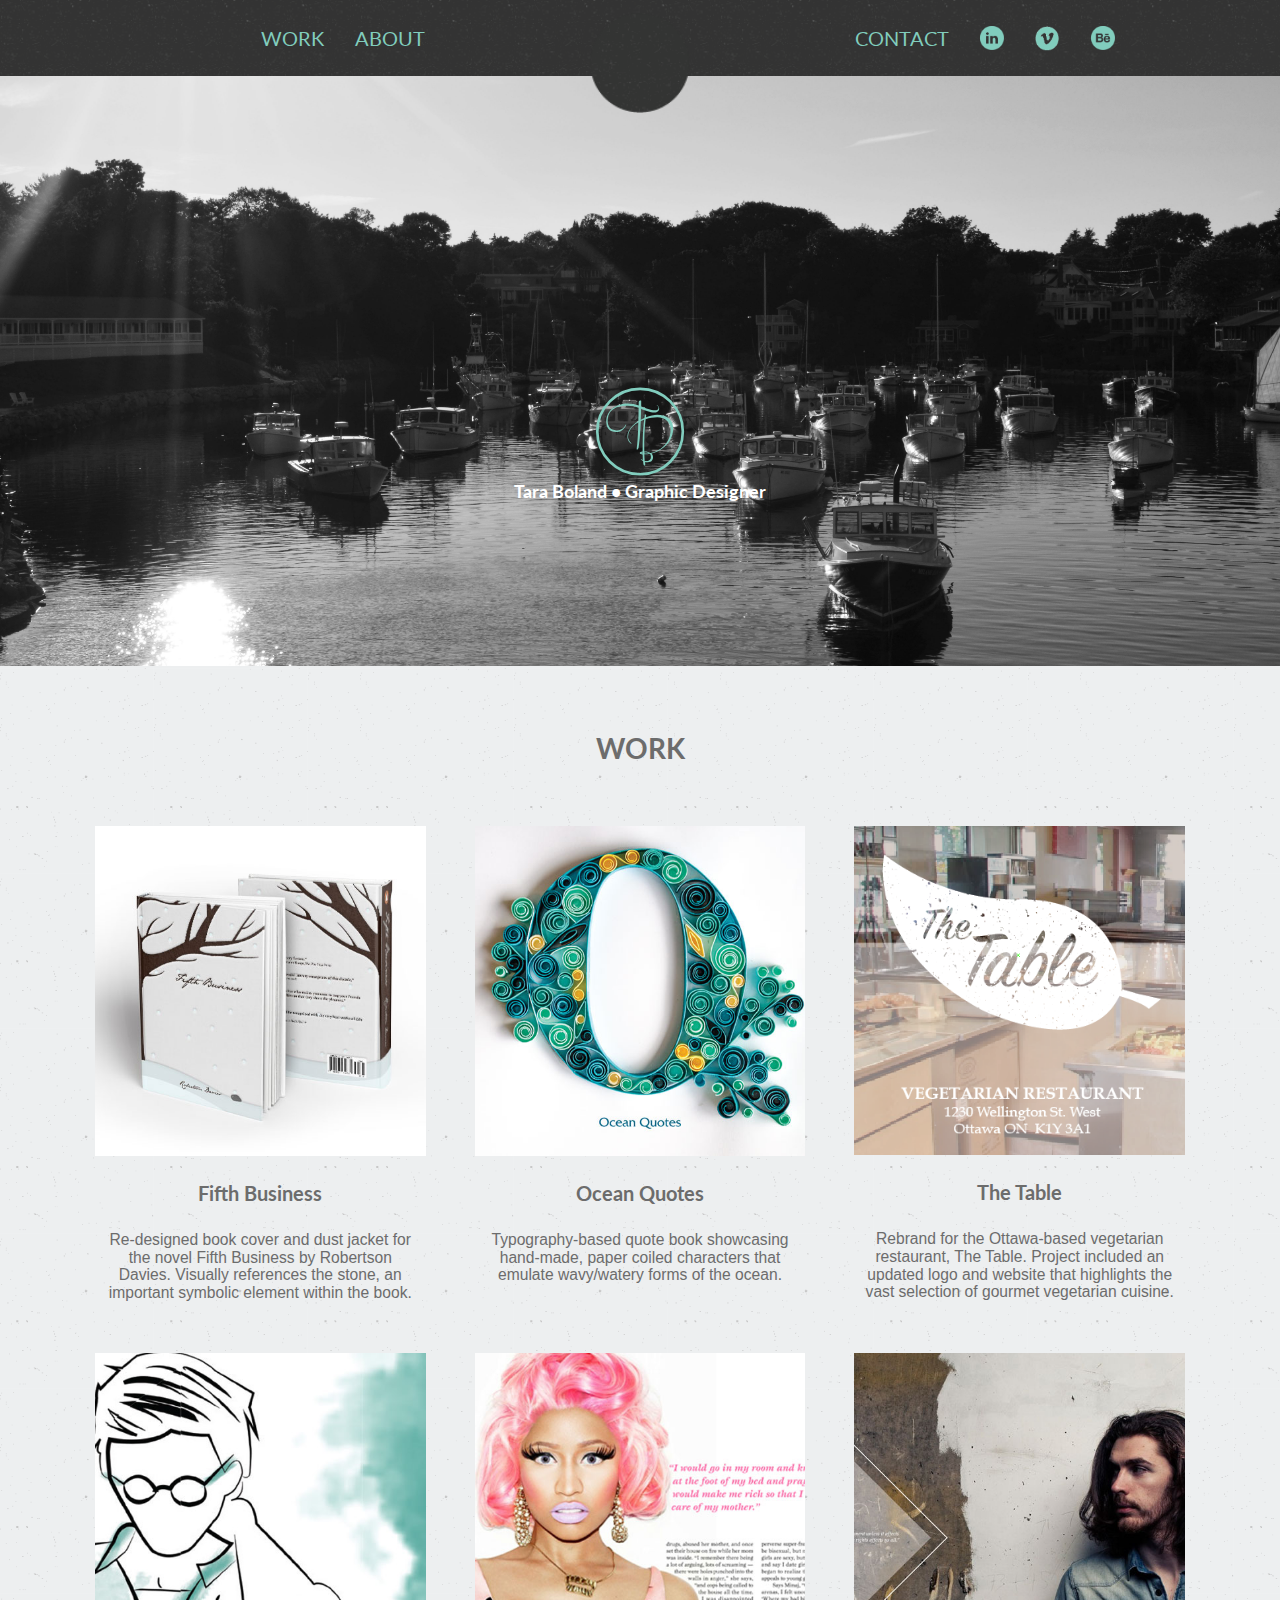
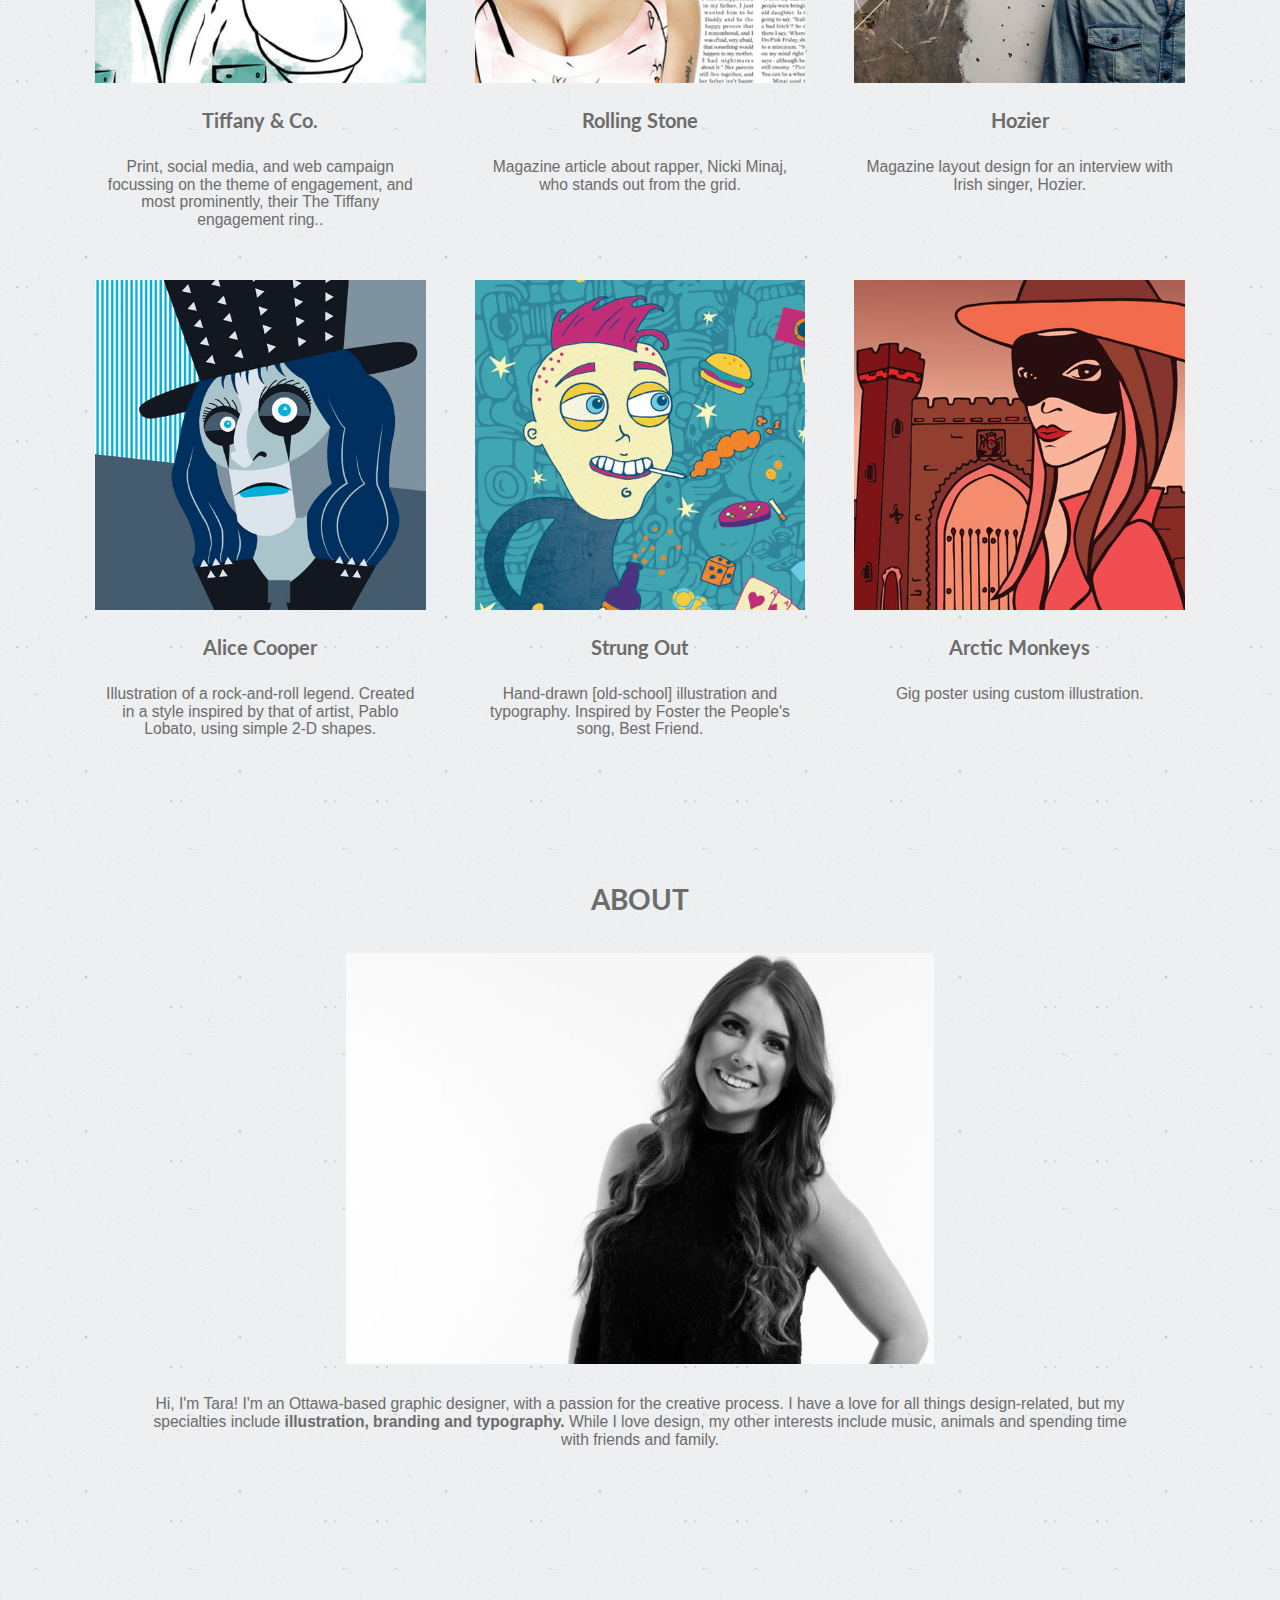
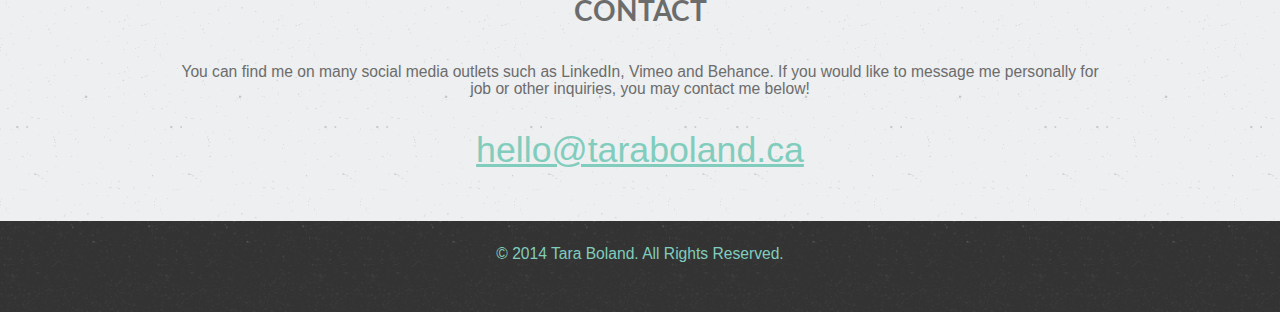
<file: index.html>
<!DOCTYPE html>
<html lang="en-ca">
<head>
	<meta charset="utf-8">
	<title>Tara Boland · Graphic Designer</title>
	<link href="css/grid.css" rel="stylesheet">
	<link href='http://fonts.googleapis.com/css?family=Lato:300' rel='stylesheet' type='text/css'>
	<link href="css/typography.css" rel="stylesheet">
	<link href="css/main.css" rel="stylesheet">
	<link href="css/component.css" rel="stylesheet">

	<meta name="description" content="Tara Boland, Ottawa based Graphic Designer">
		
	<meta property="og:type" content="article">
	<meta property="og:title" content="Tara Boland · Graphic Designer · Ottawa, Canada">
	<meta property="og:url" content="http://taraboland.ca">
	<meta property="og:site_name" content="Tara Boland's Portfolio">
	<meta property="og:description" content="Tara Boland, Ottawa based Graphic Designer">
		
	<meta property="og:image" content="http://taraboland.ca/images/piece-1.jpg">
	<meta property="og:image" content="path to an image">
	<meta property="og:image" content="path to an image">
	<meta property="og:image" content="path to an image">
	<meta property="og:image" content="path to an image">

	<meta name="twitter:card" content="gallery">
	<meta name="twitter:title" content="Tara Boland · Graphic Designer · Ottawa, Canada">
	<meta name="twitter:url" content="http://taraboland.ca">
	<meta name="twitter:description" content="Tara Boland, Ottawa based Graphic Designer">
	<meta name="twitter:image0" content="path to an image">
	<meta name="twitter:image1" content="path to an image">
	<meta name="twitter:image2" content="path to an image">
	<meta name="twitter:image3" content="path to an image">

	<meta name="handheldfriendly" content="true">
	<meta name="mobileoptimized" content="240">
	<meta name="viewport" content="width=device-width,initial-scale=1">
</head>

<body class="background" id="top">
<header class="masthead section-dark grid island-1-2">
	<div class="nav mega">
		<a href="#nav" class="nav-btn" data-state="inactive">Navigate</a>
			<nav class="unit unit-xs-1 nav nav-top">	
				<div class="first unit unit-m-1-3 unit-special-l-1-3">
					<a class="island-1-2" href="#work">WORK</a>
					<a class="island-1-2" href="#about">ABOUT</a>
				</div>
				<div class="second unit unit-m-1-3 unit-special-l-1-3">
					<a href="#"><img class="logobackground" src="images/logo-background.png"></a>
				</div>
				<div class="third unit unit-m-1-3 unit-special-l-1-3">
					<a class="island-1-2" href="#contact">CONTACT</a>
					<a class="island-1-2" href="http://www.linkedin.com/pub/tara-boland/61/6b5/a9"><img class="social" src="images/linkedin.png"></a>
					<a class="island-1-2" href="http://vimeo.com/user24145499"><img class="social" src="images/vimeo.png"></a>
					<a class="island-1-2" href="http://www.behance.net/taraboland"><img class="social" src="images/behance.png"></a>
				</div>
			</nav>
	</div>	

	<div class="togglenav">
			<nav class="nav nav-toggle" data-state="collapsed">
				<ul>
					<li><a href="#work">WORK</a></li>
					<li><a href="#about">ABOUT</a></li>
					<li><a href="#contact">CONTACT</a></li>
					<li class="sociallist"><a class="island-1-3" href="http://www.linkedin.com/pub/tara-boland/61/6b5/a9"><img class="social" src="images/linkedin.png"></a></li>
					<li class="sociallist"><a class="island-1-3" href="http://www.twitter.com/bolandtara"><img class="social" src="images/twitter.png"></a></li>
					<li class="sociallist"><a class="island-1-3" href="http://www.behance.net/taraboland"><img class="social" src="images/behance.png"></a></li>
				</ul>
			</nav>
	</div>
</header>

<main>
	<div class="banner">
		<div class="banner-img"></div>
		<div class="welcome-wrap">
			<div class="logowrap">
				<a href="#"><img class="logo" data-state="not-fixed" src="images/logo.svg" alt="Tara Boland logo"></a>
			</div>
			<h1 class="welcome"> Tara Boland • Graphic Designer</h1>
		</div>
	</div>
</main>

<div id="work" class="work">
	<h2> WORK </h2>
		<div class="grid container"> 
			<div class="unit unit-s-1 unit-m-1-2 unit-l-1-3"><img data-id="#piece-2" class="piece" src="images/piece-2.jpg" alt="Book cover">
				<h5>Fifth Business</h5>
				<p>Re-designed book cover and dust jacket for the novel Fifth Business by Robertson Davies. Visually references the stone, an important symbolic element within the book.</p>
			</div>
			<div class="unit unit-s-1 unit-m-1-2 unit-l-1-3"><img data-id="#piece-1" class="piece" src="images/piece-1.jpg" alt="Ocean quotebook">
				<h5>Ocean Quotes</h5>
				<p>Typography-based quote book showcasing hand-made, paper coiled characters that emulate wavy/watery forms of the ocean.</p>
			</div>
			
			<div class="unit unit-s-1 unit-m-1-2 unit-l-1-3"><img data-id="#piece-9" class="piece" src="images/piece-9.png" alt="Website design">
				<h5>The Table</h5>
				<p>Rebrand for the Ottawa-based vegetarian restaurant, The Table. Project included an updated logo and website that highlights the vast selection of gourmet vegetarian cuisine.</p>
			</div>

			<div class="unit unit-s-1 unit-m-1-2 unit-l-1-3"><img data-id="#piece-6" class="piece" src="images/piece-6.jpg" alt="Campaign design">
				<h5>Tiffany & Co.</h5>
				<p>Print, social media, and web campaign focussing on the theme of engagement, and most prominently, their The Tiffany engagement ring..</p>
			</div>

			<div class="unit unit-s-1 unit-m-1-2 unit-l-1-3"><img data-id="#piece-7" class="piece" src="images/piece-7.jpg" alt="Magazine spread">
				<h5>Rolling Stone</h5>
				<p>Magazine article about rapper, Nicki Minaj, who stands out from the grid.</p>
			</div>

			<div class="unit unit-s-1 unit-m-1-2 unit-l-1-3"><img data-id="#piece-8" class="piece" src="images/piece-8.jpg" alt="Magazine layout">
				<h5>Hozier</h5>
				<p>Magazine layout design for an interview with Irish singer, Hozier.</p>
			</div>

			<div class="unit unit-s-1 unit-m-1-2 unit-l-1-3"><img data-id="#piece-5" class="piece" src="images/piece-5.jpg" alt="Illustration of Alice Cooper">
				<h5>Alice Cooper</h5>
				<p>Illustration of a rock-and-roll legend. Created in a style inspired by that of artist, Pablo Lobato, using simple 2-D shapes.</p>
			</div>

			<div class="unit unit-s-1 unit-m-1-2 unit-l-1-3"><img data-id="#piece-4" class="piece" src="images/piece-4.jpg" alt="Illustrative poster">
				<h5>Strung Out</h5>
				<p>Hand-drawn [old-school] illustration and typography. Inspired by Foster the People's song, Best Friend.</p>
			</div>

			<div class="unit unit-s-1 unit-m-1-2 unit-l-1-3"><img data-id="#piece-3" class="piece" src="images/piece-3.jpg" alt="Event poster">
				<h5>Arctic Monkeys</h5>
				<p>Gig poster using custom illustration.</p>
			</div>
			
		</div>
</div> 

<div id="piece-1" data-state="closed" class="work-details">
		<p class="close"><img src="images/x.png"></p>
	<div id="cbp-fwslider" class="cbp-fwslider">
		<ul>
			<li><a href="#"><img src="images/piece-1/1.jpg" alt="img"></a></li>
			<li><a href="#"><img src="images/piece-1/2.jpg" alt="img"></a></li>
			<li><a href="#"><img src="images/piece-1/3.jpg" alt="img"></a></li>
			<li><a href="#"><img src="images/piece-1/4.jpg" alt="img"></a></li>
			<li><a href="#"><img src="images/piece-1/5.jpg" alt="img"></a></li>
		</ul>
	</div>
</div>

<div id="piece-2" data-state="closed" class="work-details">
		<p class="close"><img src="images/x.png"></p>
	<div id="cbp-fwslider" class="cbp-fwslider">
		<ul>
			<li><a href="#"><img src="images/piece-2/1.jpg" alt="img"></a></li>
			<li><a href="#"><img src="images/piece-2/2.jpg" alt="img"></a></li>
		</ul>
	</div>
</div>

<div id="piece-3" data-state="closed" class="work-details">
		<p class="close"><img src="images/x.png"></p>
	<div id="cbp-fwslider" class="cbp-fwslider">
		<ul>
			<li><a href="#"><img src="images/piece-3/1.jpg" alt="img"></a></li>
			<li><a href="#"><img src="images/piece-3/2.jpg" alt="img"></a></li>
			<li><a href="#"><img src="images/piece-3/3.jpg" alt="img"></a></li>
			<li><a href="#"><img src="images/piece-3/4.jpg" alt="img"></a></li>
		</ul>
	</div>
</div>

<div id="piece-4" data-state="closed" class="work-details">
		<p class="close"><img src="images/x.png"></p>
	<div id="cbp-fwslider" class="cbp-fwslider">
		<ul>
			<li><a href="#"><img src="images/piece-4/1.jpg" alt="img"></a></li>
		</ul>
	</div>
</div>

<div id="piece-5" data-state="closed" class="work-details">
		<p class="close"><img src="images/x.png"></p>
	<div id="cbp-fwslider" class="cbp-fwslider">
		<ul>
			<li><a href="#"><img src="images/piece-5/1.jpg" alt="img"></a></li>
		</ul>
	</div>
</div>

<div id="piece-6" data-state="closed" class="work-details">
		<p class="close"><img src="images/x.png"></p>
	<div id="cbp-fwslider" class="cbp-fwslider">
		<ul>
			<li><a href="#"><img src="images/piece-6/1.jpg" alt="img"></a></li>
			<li><a href="#"><img src="images/piece-6/2.jpg" alt="img"></a></li>
			<li><a href="#"><img src="images/piece-6/3.jpg" alt="img"></a></li>
		</ul>
	</div>
</div>

<div id="piece-7" data-state="closed" class="work-details">
		<p class="close"><img src="images/x.png"></p>
	<div id="cbp-fwslider" class="cbp-fwslider">
		<ul>
			<li><a href="#"><img src="images/piece-7/1.jpg" alt="img"></a></li>
			<li><a href="#"><img src="images/piece-7/2.jpg" alt="img"></a></li>
		</ul>
	</div>
</div>

<div id="piece-8" data-state="closed" class="work-details">
		<p class="close"><img src="images/x.png"></p>
	<div id="cbp-fwslider" class="cbp-fwslider">
		<ul>
			<li><a href="#"><img src="images/piece-8/1.jpg" alt="img"></a></li>
			<li><a href="#"><img src="images/piece-8/2.jpg" alt="img"></a></li>
			<li><a href="#"><img src="images/piece-8/3.jpg" alt="img"></a></li>
			<li><a href="#"><img src="images/piece-8/4.jpg" alt="img"></a></li>
		</ul>
	</div>
</div>

<div id="piece-9" data-state="closed" class="work-details">
		<p class="close"><img src="images/x.png"></p>
	<div id="cbp-fwslider" class="cbp-fwslider">
		<ul>
			<li><a href="#"><img src="images/piece-9/4.png" alt="img"></a></li>
			<li><a href="#"><img src="images/piece-9/1.jpg" alt="img"></a></li>
			<li><a href="#"><img src="images/piece-9/2.jpg" alt="img"></a></li>
			<li><a href="#"><img src="images/piece-9/3.jpg" alt="img"></a></li>
		</ul>
	</div>
</div>

<div id="about" class="about">
	<h2> ABOUT </h2>
		<div> 
			<img class="me" src="images/me-tb.jpg" alt="A photo of Tara Boland">
			<p class="biotext"> Hi, I'm Tara! I'm an Ottawa-based graphic designer, with a passion for the creative process. I have a love for all things design-related, but my specialties include <strong>illustration, branding and typography.</strong> While I love design, my other interests include music, animals and spending time with friends and family. </p>
		</div>
</div>

<div id="contact" class="contact">
	<h2> CONTACT </h2>

	<p class="contactinfo"> You can find me on many social media outlets such as LinkedIn, Vimeo and Behance. If you would like to message me personally for job or other inquiries, you may contact me below!</p>

	<div class="contactinfo" method="post">
		<a class="email ease-all" href="mailto:hello@taraboland.ca">
			<p class="zetta center">hello@taraboland.ca</p>
		</a>
	</div>
</div> 

<footer class="footer section-dark micro grid">
	<div class="unit unit-xs-1">
		<p class="push-0"> © 2014 Tara Boland. All Rights Reserved. </p>
	</div>
</footer>

<script src="js/modernizr.custom.js"></script>
<script src="http://code.jquery.com/jquery-2.1.1.min.js"></script>
<script src="js/jquery.cbpFWSlider.min.js"></script>
<script src="js/waypoints.min.js"></script>
<script src="js/main.js"></script>

<script>

$(function() {
      $('a[href*=#]:not([href=#])').click(function() {
        if (location.pathname.replace(/^\//,'') == this.pathname.replace(/^\//,'') && location.hostname == this.hostname) {
          var target = $(this.hash);
          target = target.length ? target : $('[name=' + this.hash.slice(1) +']');
          if (target.length) {
            $('html,body').animate({
              scrollTop: target.offset().top
            }, 1200);
            return false;
          }
        }
      });
    });
</script>


<script>
			$( function() {

				$( '.cbp-fwslider' ).cbpFWSlider();

			} );
</script>

</body>
</html>
</file>
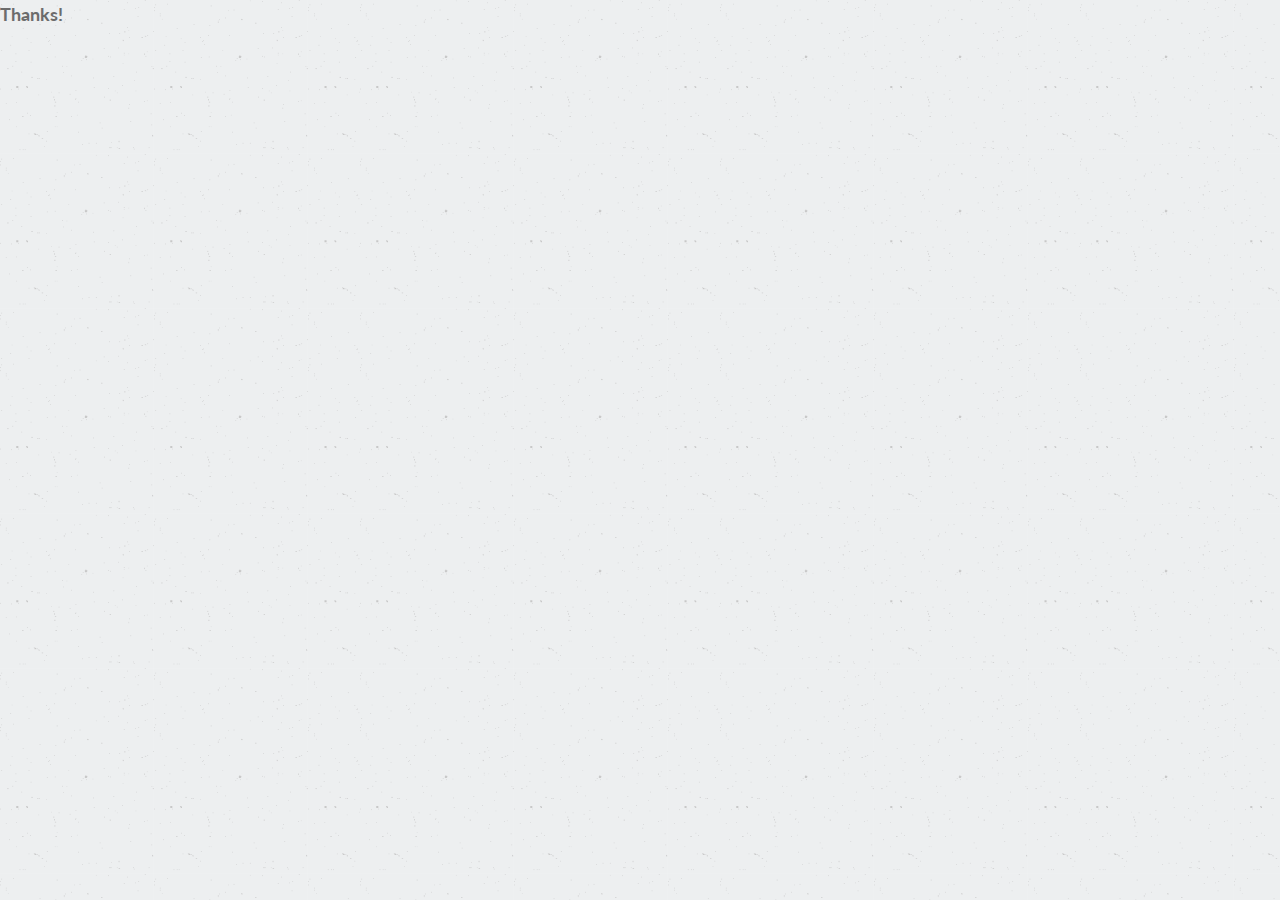
<file: thanks.html>
<!DOCTYPE html>
<html lang="en-ca">
<head>
<meta charset="utf-8">
<title>Tara's Website</title>
<meta name="handheldfriendly" content="true">
<meta name="mobileoptimized" content="240">
<meta name="viewport" content="width=device-width,initial-scale=1">
<link href="css/grid.css" rel="stylesheet">
<link href='http://fonts.googleapis.com/css?family=Lato:300' rel='stylesheet' type='text/css'>
<link href="css/typography.css" rel="stylesheet">
<link href="css/main.css" rel="stylesheet">
</head>
<body>

	<h1> Thanks! </h1>

</body>
</html>
</file>
<file: css/grid.css>
.grid {
  margin: 0;
  padding: 0;
  text-rendering: optimizespeed;
  display: -webkit-flex;
  -webkit-flex-flow: row wrap;
  display: -ms-flexbox;
  -ms-flex-flow: row wrap;
}

.grid-bottom {
  -webkit-align-items: flex-end;
  -ms-align-items: flex-end;
}

.grid-middle {
  -webkit-align-items: center;
  -ms-align-items: center;
}

.opera-only :-o-prefocus, .grid {
  word-spacing: -0.43em;
}

.unit {
  letter-spacing: normal;
  text-rendering: auto;
  vertical-align: top;
  word-spacing: normal;
  display: inline-block;
  visibility: visible;
}

.grid-bottom .unit {
  vertical-align: bottom;
}

.grid-middle .unit {
  vertical-align: middle;
}

.unit-xs-hidden {
  display: none;
  visibility: hidden;
}

.unit-xs-1 {
  display: block;
  visibility: visible;
  width: 100%;
}

.unit-offset-xs-0 {
  margin-left: 0;
}

.unit-xs-1-2 {
  width: 50.0000%;
}

.unit-offset-xs-1-2 {
  margin-left: 50.0000%;
}

.unit-xs-1-3 {
  width: 33.3333%;
}

.unit-offset-xs-1-3 {
  margin-left: 33.3333%;
}

.unit-xs-2-3 {
  width: 66.6667%;
}

.unit-offset-xs-2-3 {
  margin-left: 66.6667%;
}

.unit-xs-1-4 {
  width: 25.0000%;
}

.unit-offset-xs-1-4 {
  margin-left: 25.0000%;
}

.unit-xs-3-4 {
  width: 75.0000%;
}

.unit-offset-xs-3-4 {
  margin-left: 75.0000%;
}

.unit-xs-1-2,.unit-xs-1-3,.unit-xs-2-3,.unit-xs-1-4,.unit-xs-3-4 {
  display: inline-block;
  visibility: visible;
}

@media only screen and (min-width: 25em) {

.unit-s-hidden {
  display: none;
  visibility: hidden;
}

.unit-s-1 {
  display: block;
  visibility: visible;
  width: 100%;
}

.unit-offset-s-0 {
  margin-left: 0;
}

.unit-s-1-2 {
  width: 50.0000%;
}

.unit-offset-s-1-2 {
  margin-left: 50.0000%;
}

.unit-s-1-3 {
  width: 33.3333%;
}

.unit-offset-s-1-3 {
  margin-left: 33.3333%;
}

.unit-s-2-3 {
  width: 66.6667%;
}

.unit-offset-s-2-3 {
  margin-left: 66.6667%;
}

.unit-s-1-4 {
  width: 25.0000%;
}

.unit-offset-s-1-4 {
  margin-left: 25.0000%;
}

.unit-s-3-4 {
  width: 75.0000%;
}

.unit-offset-s-3-4 {
  margin-left: 75.0000%;
}

.unit-s-1-2,.unit-s-1-3,.unit-s-2-3,.unit-s-1-4,.unit-s-3-4 {
  display: inline-block;
  visibility: visible;
}

}

@media only screen and (min-width: 38em) {

.unit-m-hidden {
  display: none;
  visibility: hidden;
}

.unit-m-1 {
  display: block;
  visibility: visible;
  width: 100%;
}

.unit-offset-m-0 {
  margin-left: 0;
}

.unit-m-1-2 {
  width: 50.0000%;
}

.unit-offset-m-1-2 {
  margin-left: 50.0000%;
}

.unit-m-1-3 {
  width: 33.3333%;
}

.unit-offset-m-1-3 {
  margin-left: 33.3333%;
}

.unit-m-2-3 {
  width: 66.6667%;
}

.unit-offset-m-2-3 {
  margin-left: 66.6667%;
}

.unit-m-1-4 {
  width: 25.0000%;
}

.unit-offset-m-1-4 {
  margin-left: 25.0000%;
}

.unit-m-3-4 {
  width: 75.0000%;
}

.unit-offset-m-3-4 {
  margin-left: 75.0000%;
}

.unit-m-1-2,.unit-m-1-3,.unit-m-2-3,.unit-m-1-4,.unit-m-3-4 {
  display: inline-block;
  visibility: visible;
}

}

@media only screen and (min-width: 60em) {

.unit-l-hidden {
  display: none;
  visibility: hidden;
}

.unit-l-1 {
  display: block;
  visibility: visible;
  width: 100%;
}

.unit-offset-l-0 {
  margin-left: 0;
}

.unit-l-1-2 {
  width: 50.0000%;
}

.unit-offset-l-1-2 {
  margin-left: 50.0000%;
}

.unit-special-l-1-3 {
  width: 31.3333%;
}

.unit-l-1-3 {
  width: 33.3333%;
}

.unit-offset-l-1-3 {
  margin-left: 33.3333%;
}

.unit-l-2-3 {
  width: 66.6667%;
}

.unit-offset-l-2-3 {
  margin-left: 66.6667%;
}

.unit-l-1-4 {
  width: 25.0000%;
}

.unit-offset-l-1-4 {
  margin-left: 25.0000%;
}

.unit-l-3-4 {
  width: 75.0000%;
}

.unit-offset-l-3-4 {
  margin-left: 75.0000%;
}

.unit-l-1-2,.unit-l-1-3,.unit-l-2-3,.unit-l-1-4,.unit-l-3-4 {
  display: inline-block;
  visibility: visible;
}

}
</file>
<file: css/typography.css>
html {
  font-family: sans-serif;
}

@media only screen and (min-width: 60em) {

  html {
    font-size: 110%;
  }

}

@media only screen and (min-width: 90em) {

  html {
    font-size: 120%;
  }

}

@media only screen and (min-width: 120em) {

  html {
    font-size: 130%;
  }

}

h1, h2, h3, h4, h5, h6,
p, ul, ol, dl, dd, figure,
blockquote, details, hr,
fieldset, pre, table {
  margin: 0 0 1.5rem;
}

.yotta {
  font-size: 8.2807rem;
  line-height: 1.3154;
  font-family: 'Lato', sans-serif;
  color: #6c6c6c;
  text-align: center;
}

.zetta {
  font-size: 2.0273rem;
  line-height: 1.4798;
}


h1, .exa {
  font-size: 1rem;
  line-height: 1.6648;
  font-family: 'Lato', sans-serif;
}

h2, .peta {
  font-size: 1.6018rem;
  line-height: 1.8729;
  font-family: 'Lato', sans-serif;
  color: #6c6c6c;
  text-align: center;
  padding-top: 2em;
}

h3, .tera {
  font-size: 1.4238rem;
  line-height: 1.0535;
  font-family: 'Lato', sans-serif;
  color: #6c6c6c;
  text-align: center;
  padding-top: 4em;
}

h4, .giga {
  font-size: 1.2656rem;
  line-height: 1.1852;
}

h5, .mega {
  font-size: 1.1250rem;

  font-family: 'Lato', sans-serif;
  color: #6c6c6c;
  text-align: center;
}

h6, .kilo {
  font-size: 1.0000rem;
  line-height: 1.5000;
  font-family: 'Lato', sans-serif;
  color: #6c6c6c;
  text-align: center;
  padding-top: 4em;
}

small, .milli {
  font-size: 0.8889rem;
  line-height: 1.8875;
}

.micro {
  font-size: 0.7901rem;
  line-height: 1.8984;
}

sub,
sup {
  font-size: 75%;
  line-height: 1px;
  position: relative;
  vertical-align: baseline;
}

sup {
  top: -0.5em;
}

sub {
  bottom: -0.25em;
}

p {
  font-size: 0.8889rem;
  line-height: 1rem;
  font-family: sans-serif;
}

.text-left {
  text-align: left;
}

.text-right {
  text-align: right;
}

.text-center {
  text-align: center;
}

.push {
  margin-bottom: 1.5rem;
}

.push-none, .push-0 {
  padding: 1.5em;
}

.push-double, .push-2 {
  margin-bottom: 3.0000rem;
}

.push-half, .push-1-2 {
  margin-bottom: 0.7500rem;
}

.pad-top, .pad-t {
  padding-top: 1.5rem;
}

.pad-bottom, .pad-b {
  padding-bottom: 1.5rem;
}

.pad-top-double, .pad-t-2 {
  padding-top: 3.0000rem;
}

.pad-bottom-double, .pad-b-2 {
  padding-bottom: 3.0000rem;
}

.pad-top-half, .pad-t-1-2 {
  padding-top: 0.7500rem;
}

.pad-bottom-half, .pad-b-1-2 {
  padding-bottom: 0.7500rem;
}

.island {
  padding: 1.5rem;
}

.island-half, .island-1-2 {
  padding: 0.7500rem;
}

.island-double, .island-2 {
  padding: 3.0000rem;
}

.gutter {
  padding-left: 1.5rem;
  padding-right: 1.5rem;
}

.gutter-half, .gutter-1-2 {
  padding-left: 0.7500rem;
  padding-right: 0.7500rem;
}

.gutter-double, .gutter-2 {
  padding-left: 3.0000rem;
  padding-right: 3.0000rem;
}
</file>
<file: css/main.css>
@-moz-viewport { width: device-width; scale: 1; }
@-ms-viewport { width: device-width; scale: 1; }
@-o-viewport { width: device-width; scale: 1; }
@-webkit-viewport { width: device-width; scale: 1; }
@viewport { width: device-width; scale: 1; }

html {
    box-sizing: border-box;

    -moz-text-size-adjust: 100%;
    -ms-text-size-adjust: 100%;
    -webkit-text-size-adjust: 100%;
    text-size-adjust: 100%;
}

*, *:before, *:after {
    box-sizing: inherit;
}

body {
	margin: 0;
	padding: 0;
	color: #6c6c6c;    
	background: transparent url("../images/background.png") repeat 0 0;
}

.img {
	width: 100%;
}

.social {
	width: 24px;
	padding: none;
}

.section-dark {
	background-color: #404041;
}

a {
	color: #81cdbd;
}

.masthead {
	text-align: center;
	position: fixed;
	width: 100%;
	z-index: 1000;
	background: transparent url("../images/nav-background.png") repeat 0 0;
}

.nav {
	width: 100%;
	padding: 0;
	margin: 0;
	list-style-type: none;
}

.nav a {
	display: inline-block;
	text-decoration: none;
	font-family: 'Lato', sans-serif;
	height: 2.5em;
	vertical-align: middle;
}

.first {
	text-align: right;
	display: none;
}

.second {
	text-align: center;
}

.third {
	text-align: left;
	display: none;
}

.logo {
	width: 92px;
	margin-left: -1px;
	position: relative;
	z-index: 1000;
}

.logo[data-state="fixed"]{
	position: fixed;
	left: 50%;
	margin-left: -47px;
	top: 17px;}

.logowrap {
	height: 92px;
}

.logobackground {
	width: 100px;
}

.nav-btn,
.nav-btn:link,
.nav-btn:visited {
	top: 0.9em;
	height: 40px;
	overflow: hidden;
	position: absolute;
	right: 10px;
	width: 46px;
	background: transparent url("../images/nav-icon.svg") no-repeat 0 0;
	text-indent: 100%;
	white-space: nowrap;
}
.nav-btn:hover,
.nav-btn:focus,
.nav-btn:active {
	background-color: #343534;
	background-position: 0 -40px;
}
.nav-btn[data-state="active"] {
	background-color: #343534;
	background-position: -46px -40px;
}

.nav-toggle {
	display: none;
}

.nav ul {
	text-align: center;
	text-decoration: none;
	list-style-type: none;
}

.nav-toggle[data-state="expanded"]{display: block;}

.footer {
	clear: both;
	margin: 0 auto;
	color: #81cdbd;
	text-align: center;
	font-family: 'Lato', sans-serif;
	background: transparent url("../images/nav-background.png") repeat 0 0;
}

.banner {
	text-align: center;
	position: relative;
}

.welcome-wrap {
	color: #fff;
	bottom: 20%;
	position: absolute;
	width: 100%;
}

.me {
	display: block;
	width: 100%;
}

.biotext {
	padding-left: 2em;
}


.work {
		text-align: center;
		overflow: hidden;
}

.work img {
	display: block;
	width: 100%;
}

.container {
	margin: 0 auto;
	position: relative;
}

.piece { 
	width: 100%;
	float: left;
	padding: .3%;
	display:inline;
	margin: 0 auto;
	-webkkit-transition: all .9s ease-in-out;
	-webkkit-transition: all .9s ease-in-out;
	-moz-transition: all .9s ease-in-out;
}

.piece:hover{
	background-size:contain;
	opacity: .5;
	-webkkit-transition: all .9s ease-in-out;
	-webkkit-transition: all .9s ease-in-out;
	-moz-transition: all .9s ease-in-out;
}

.work-details{
	display:none;
	position:fixed;
	top: 0;
	right: 0;
	bottom: 0;
	left: 0;
	background-color: rgba(0,0,0,0.5);
	z-index: 2000;
}

.work-details[data-state="open"]{
	display:block;
}

label {
	display: block;
}

form div {
	margin-bottom: 1.5rem;
}

input,
select,
textarea {
	font-size: 1.125rem;
	width: 15em;
}

textarea {
	height: 10em;
}

input,
textarea {
	border: 1px solid #ccc;
	padding: 0.3em;
}

button {
	padding: 0.5em 0.75em;
	background-color: #fff;
	border: 2px solid #81cdbd;
	color:#6c6c6c;
	cursor: pointer;
}


@media only screen and (min-width: 20em) {

	.togglenav {
		text-decoration: none;
		width: 100%;
	}

	.nav ul {
		padding: 0;
		padding-top: 4em;
		width: 100%;
	}


	.sociallist {
		width: 24px;
		display: inline-block;
	}

	.island-1-3 {
		vertical-align: middle;
	}

	.banner-img {
		padding-top: 100%;
		background: #ccc url("../images/banner-img.jpg") no-repeat center center;
		background-size: cover;
		margin: 0;
	}

	.about{
	text-align: center;
	width: 100%;
	padding: 1em;
	}

	.work {
		text-align: center;
	}

	.work img {
		display: block;
		width: 100%;
		padding: 2em;
	}

	.work p {
		padding-left: 2em;
		padding-right: 2em;
	}

	.biotext {
		text-align: center;
		padding-top: 2em;
		padding-left: 3em;
		padding-right: 3em;
	}

	.contact {
		text-align: center;
		padding-left: 1em;
		padding-right: 1em;
		padding-bottom: 1em;
	}

}

@media only screen and (min-width: 38em) {

	.banner-img {
		padding-top: 60%;
		background: #ccc url("../images/banner-img.jpg") no-repeat center center;
		background-size: cover;
		margin: 0;
	}

	.about{
		padding: 3em;
	}

	.me {
		width: 70%;
		margin: 0 auto;
	}

	.work {
		text-align: center;
		padding-left: 3em;
		padding-right: 3em;
	}

	.work p {
		padding-left: 2em;
		padding-right: 2em;
	}

	.work img {
		display: block;
		width: 100%;
		padding: 2em;
	}

	.contact {
		text-align: center;
		padding-left: 10em;
		padding-right: 10em;
		padding-bottom: 1em;
	}

	}

@media only screen and (min-width: 60em) {

	.nav li {
	display: inline-block;
	}

	.nav-btn,
	.nav-btn:link,
	.nav-btn:visited {
		display: none;
	}

	.first,
	.third {
		display: inline-block;
	}

	.togglenav {
		display: none;
	}

	.first {
	text-align: right;
	}

	.second {
		text-align: center;

	}

	.third {
		text-align: left;
	}

	.nav-btn,
	.nav-btn:link,
	.nav-btn:visited {
		display: none;
	}	

	.me {
	width: 50%;
	margin: 0 auto;
	}

	.biotext {
		text-align: center;
		padding-top: 2em;
		padding-left: 6em;
		padding-right: 6em;
	}

	.banner-img {
		padding-top: 52%;
		background: #ccc url("../images/banner-img.jpg") no-repeat center center;
		background-size: cover;
		margin: 0;
	}

	.work {
		text-align: center;
		padding-left: 4em;
		padding-right: 4em;
	}

	.work p {
		padding-left: 2em;
		padding-right: 2em;
	}

	.work img {
		display: block;
		width: 100%;
		padding: 1.4em;
	}
}
</file>
<file: css/component.css>
.cbp-fwslider {
	position: relative;
	margin: 0 0 10px;
	overflow: hidden;
	padding: 40px 0 60px;
}

.cbp-fwslider ul {
	margin: 0;
	padding: 0;
	white-space: nowrap;
	list-style-type: none;
}

.cbp-fwslider ul li {
	-webkit-transform: translateZ(0);
	-moz-transform: translateZ(0);
	transform: translateZ(0);
	float: left;
	display: block;
	margin: 0;
	padding: 0;
}

.cbp-fwslider img {
	width: 100%;
	white-space: nowrap;
	list-style-type: none;
}

.cbp-fwslider ul li > a,
.cbp-fwslider ul li > div {
	display: block;
	text-align: center;
	outline: none;
}

.cbp-fwslider ul li > a img {
	border: none;
	display: block;
	margin: 0 auto;
	width: auto;
	max-height: 30vh;
}

.cbp-fwslider nav span {
	position: absolute;
	top: 50%;
	width: 50px;
	height: 100px;
	background: transparent;
	color: #fff;
	font-size: 50px;
	text-align: center;
	margin-top: -50px;
	line-height: 100px;
	cursor: pointer;
	font-weight: normal;
}

.cbp-fwslider nav span:hover {
	background: #81cdbd;
}

.cbp-fwslider nav span.cbp-fwnext {
	right: 0px;
}

.cbp-fwslider nav span.cbp-fwprev {
	left: 0px;
}

.cbp-fwdots {
	position: absolute;
	bottom: 0px;
	white-space: nowrap;
	text-align: center;
	width: 100%;
}

.cbp-fwdots span {
	display: inline-block;
	width: 18px;
	height: 18px;
	background: #fff;
	margin: 4px;
	border-radius: 50%;
	cursor: pointer;
}

.cbp-fwdots span:hover {
	background: #81cdbd;
}

.cbp-fwdots span.cbp-fwcurrent {
	background: #81cdbd;
	box-shadow: 0 0 0 2px #81cdbd;
	-webkit-transition: box-shadow 0.2s ease-in-out;
	-moz-transition: box-shadow 0.2s ease-in-out;
	transition: box-shadow 0.2s ease-in-out;
}

.close img{
	width: 40px;
}

@media only screen and (min-width: 38em) {

	.cbp-fwslider ul li > a img {
		border: none;
		display: block;
		margin: 0 auto;
		width: auto;
		max-height: 50vh;
	}

}


@media only screen and (min-width: 60em) {

	.cbp-fwslider ul li > a img {
		border: none;
		display: block;
		margin: 0 auto;
		width: auto;
		max-height: 70vh;
	}


}
</file>
